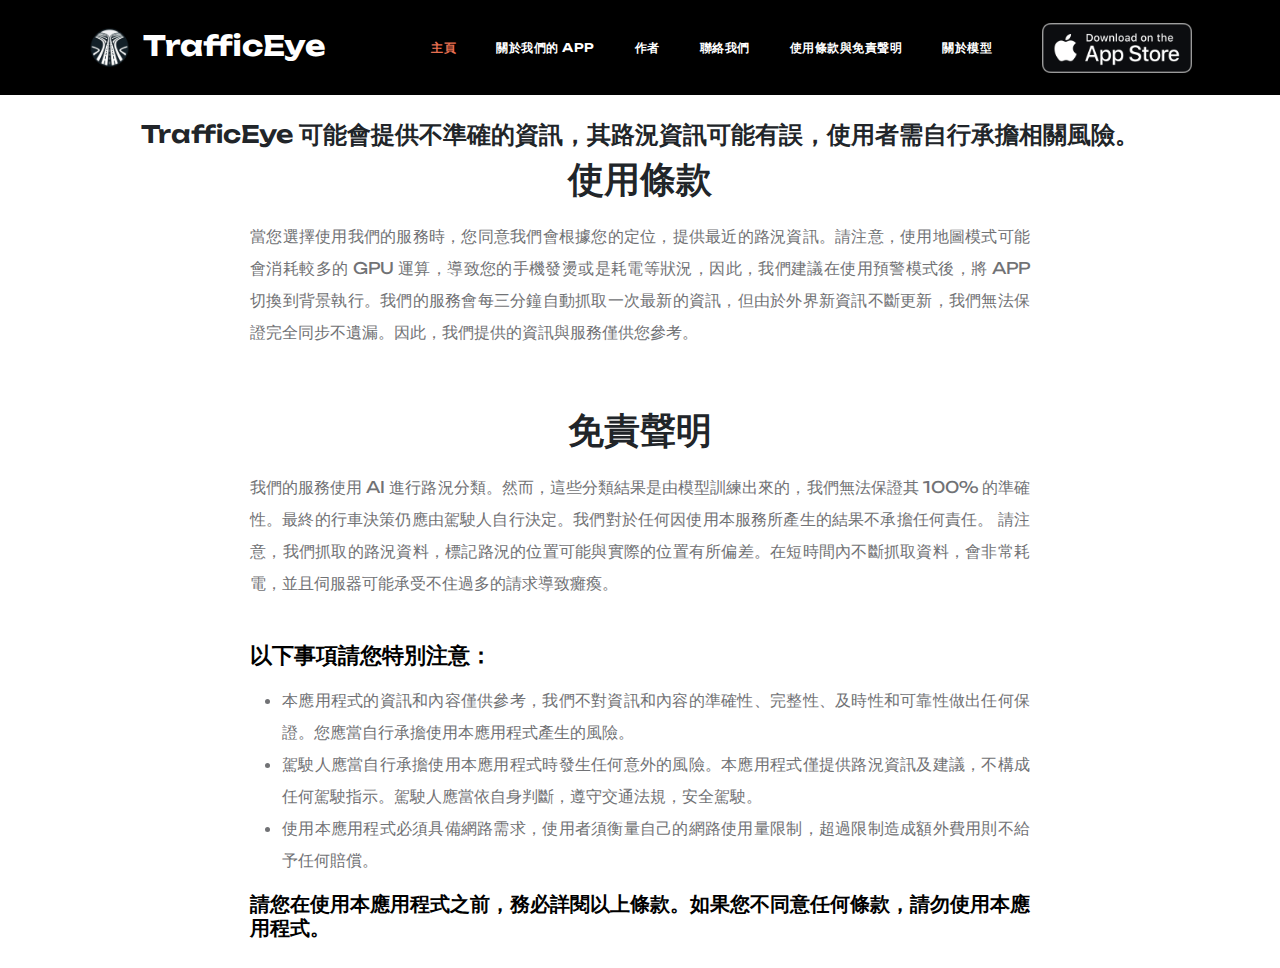
<file: TrafficEyePage/disclaimer.html>
<!DOCTYPE html>
<html lang="en">
<head>
    <meta charset="UTF-8">
    <meta name="viewport" content="width=device-width, initial-scale=1.0">
    <meta name="keywords" content="TrafficEye">
    <meta name="description" content="TrafficEye 使用條款與免責聲明">
    <meta name="author" content="YEN HUNG CHENG">
    <title>使用條款與免責聲明</title>
    <!-- CSS FILES -->        

    
    <!-- CSS FILES -->
    <link rel="preconnect" href="https://fonts.googleapis.com">
        
    <link rel="preconnect" href="https://fonts.gstatic.com" crossorigin>

    <link href="https://fonts.googleapis.com/css2?family=Unbounded:wght@300;400;600;700&display=swap" rel="stylesheet">

    <link href="css/bootstrap.min.css" rel="stylesheet">

    <link href="css/bootstrap-icons.css" rel="stylesheet">

    <link href="css/templatemo-ebook-landing.css" rel="stylesheet">

    <style>
        /* 將 navbar 的背景顏色設置為黑色 */
        .navbar {
            background-color: black;
        }
    </style>
    <!--
    TemplateMo 588 ebook landing
    https://templatemo.com/tm-588-ebook-landing
    -->
</head>
<body>
    <nav class="navbar navbar-expand-lg">
        <div class="container">
            <a class="navbar-brand" href="index.html">
                <!-- 使用 images 中的圖片，並且圖示大小為 55 x 55-->
                <img src="images/TrafficEyeLogo.png" width="55" height="55">

                <span>TrafficEye</span>
            </a>

            <button class="navbar-toggler" type="button" data-bs-toggle="collapse" data-bs-target="#navbarNav" aria-controls="navbarNav" aria-expanded="false" aria-label="Toggle navigation">
                <span class="navbar-toggler-icon"></span>
            </button>

            <div class="collapse navbar-collapse" id="navbarNav">
                <ul class="navbar-nav ms-lg-auto me-lg-4">
                    <li class="nav-item">
                        <a class="nav-link click-scroll" href="index.html">主頁</a>
                    </li>

                    <li class="nav-item">
                        <a class="nav-link click-scroll" href="index.html#section_2">關於我們的 APP</a>
                    </li>

                    <li class="nav-item">
                        <a class="nav-link click-scroll" href="index.html#section_3">作者</a>
                    </li>

                    <li class="nav-item">
                        <a class="nav-link click-scroll" href="index.html#section_5">聯絡我們</a>
                    </li>

                    <li class="nav-item">
                        <a class="nav-link" href="disclaimer.html">使用條款與免責聲明</a>
                    </li>

                    <li class="nav-item">
                        <a class="nav-link" href="model.html">關於模型</a>
                    </li>
                </ul>

                <div>
                    <button onclick="window.open('https://apps.apple.com/app/trafficeye/id6502172162');" style="background: none; border: none; cursor: pointer;">
                        <img src="images/AppleStore.png" alt="Apple Store" style="width: 150px; height: 50px;">
                    </button>
                </div>
            </div>
        </div>
    </nav>


    <br><br><br><br><br>
    <div class="termsofuse"></div>
        <h4 class="text-center text-dark font-weight-bold">TrafficEye 可能會提供不準確的資訊，其路況資訊可能有誤，使用者需自行承擔相關風險。</h4>
        <h2 class="text-center text-dark font-weight-bold">使用條款</h2>
        <!-- Your content goes here -->
        <div style="text-align: center;">
            <div style="max-width: 800px; margin: 10px auto; text-align: justify; padding: 10px; line-height: 2.0;">
                <p>當您選擇使用我們的服務時，您同意我們會根據您的定位，提供最近的路況資訊。請注意，使用地圖模式可能會消耗較多的 GPU 運算，導致您的手機發燙或是耗電等狀況，因此，我們建議在使用預警模式後，將 APP 切換到背景執行。我們的服務會每三分鐘自動抓取一次最新的資訊，但由於外界新資訊不斷更新，我們無法保證完全同步不遺漏。因此，我們提供的資訊與服務僅供您參考。</p>
            </div>
        </div>
    </div>
    <div class="disclaimer"></div>
    <br>
        <h2 class="text-center text-dark font-weight-bold">免責聲明</h2>
        <!-- Your content goes here -->
        <div style="text-align: center;">
            <div style="max-width: 800px; margin: 10px auto; text-align: justify; padding: 10px; line-height: 2.0;">
                <p>我們的服務使用 AI 進行路況分類。然而，這些分類結果是由模型訓練出來的，我們無法保證其 100% 的準確性。最終的行車決策仍應由駕駛人自行決定。我們對於任何因使用本服務所產生的結果不承擔任何責任。

                    請注意，我們抓取的路況資料，標記路況的位置可能與實際的位置有所偏差。在短時間內不斷抓取資料，會非常耗電，並且伺服器可能承受不住過多的請求導致癱瘓。
                </p>
                <h5>
                    <br>
                    <b>
                        以下事項請您特別注意：
                    </b>
                    <br>
                </h5>
                <p>
                    <ul>
                        <li>本應用程式的資訊和內容僅供參考，我們不對資訊和內容的準確性、完整性、及時性和可靠性做出任何保證。您應當自行承擔使用本應用程式產生的風險。</li>
                        <li>駕駛人應當自行承擔使用本應用程式時發生任何意外的風險。本應用程式僅提供路況資訊及建議，不構成任何駕駛指示。駕駛人應當依自身判斷，遵守交通法規，安全駕駛。</li>
                        <li>使用本應用程式必須具備網路需求，使用者須衡量自己的網路使用量限制，超過限制造成額外費用則不給予任何賠償。</li>
                    </ul>
                </p>
                <h6 style="color: black;">
                    <b>
                        請您在使用本應用程式之前，務必詳閱以上條款。如果您不同意任何條款，請勿使用本應用程式。                    </b>
                </h6>
                
            </div>
        </div>
    </div>

    <!-- JAVASCRIPT FILES -->
    <script src="js/jquery.min.js"></script>
    <script src="js/bootstrap.bundle.min.js"></script>
    <script src="js/jquery.sticky.js"></script>
    <script src="js/click-scroll.js"></script>
    <script src="js/custom.js"></script>

</body>
</html>
</file>
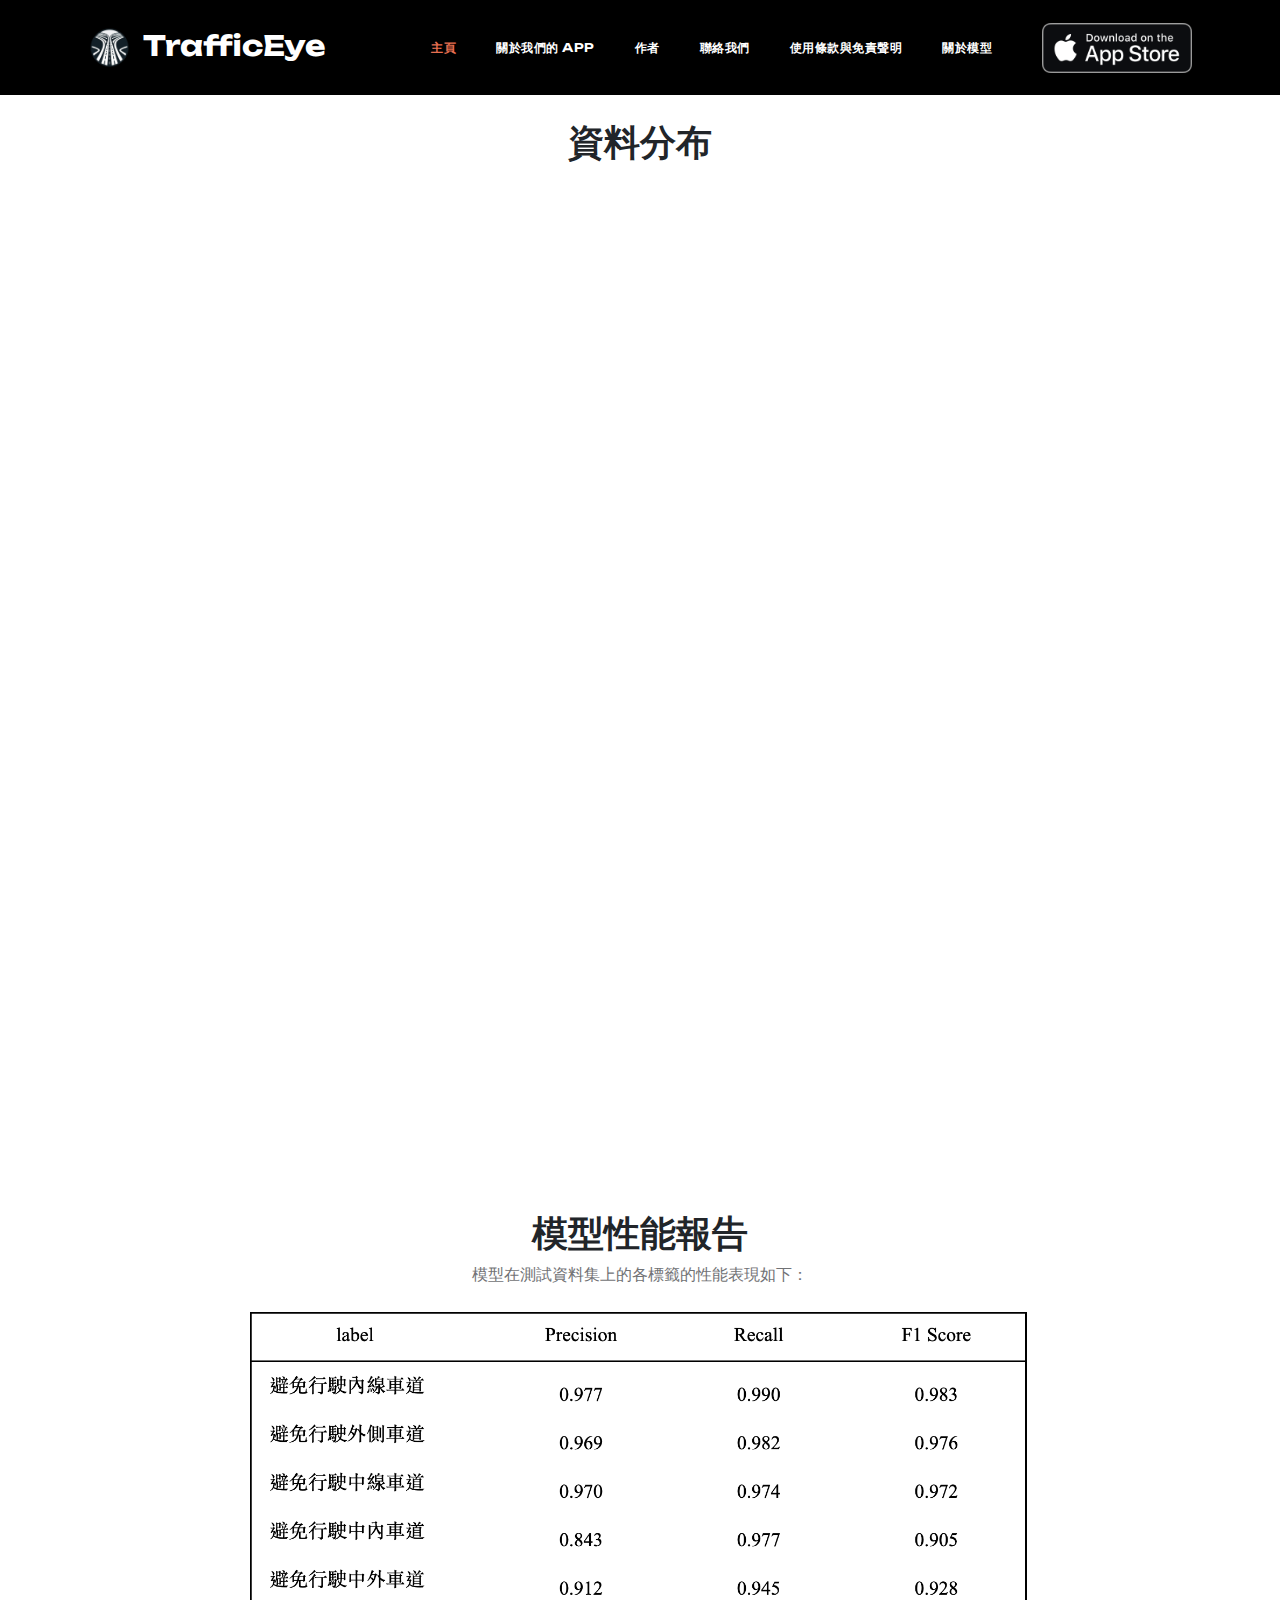
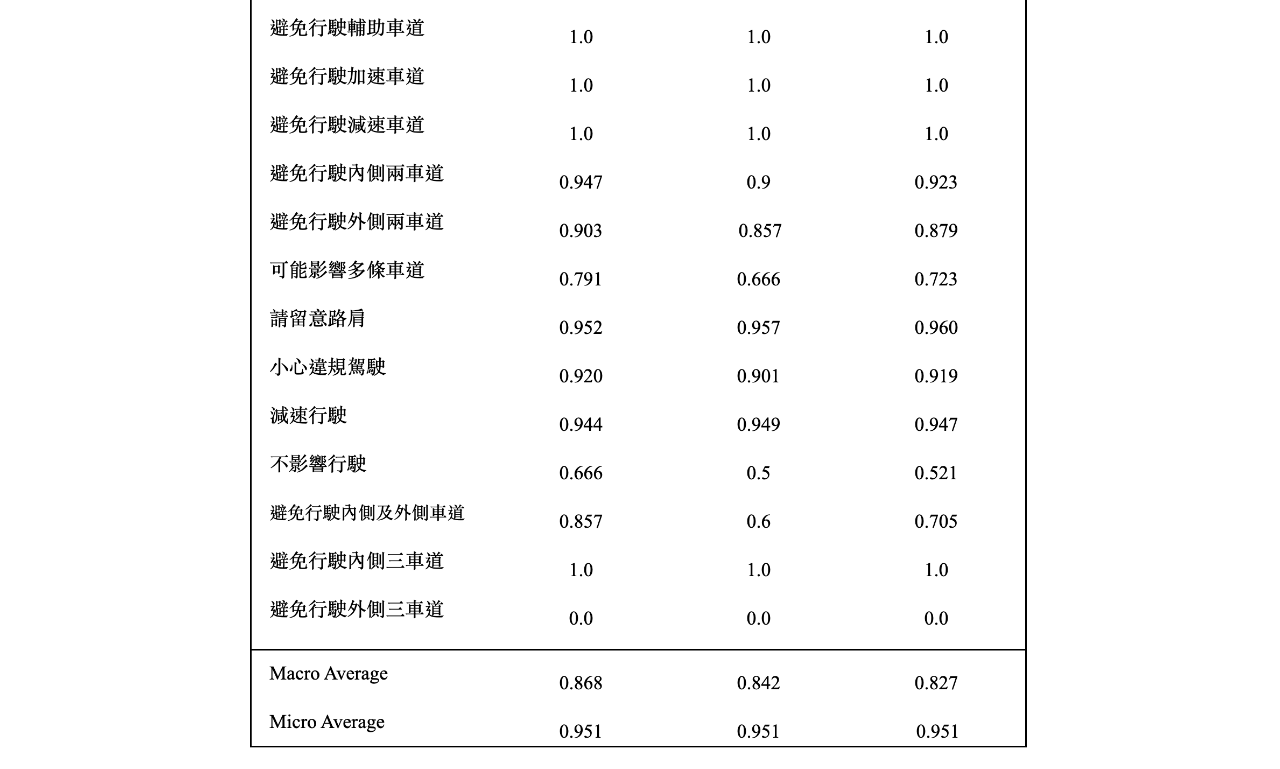
<file: TrafficEyePage/model.html>
<!DOCTYPE html>
<html lang="en">
<head>
    <meta charset="UTF-8">
    <meta name="viewport" content="width=device-width, initial-scale=1.0">
    <meta name="keywords" content="TrafficEye">
    <meta name="description" content="TrafficEye BERT模型資料集分布與模型性能報告">
    <meta name="author" content="YEN HUNG CHENG">
    <title>BERT模型資料集分布與模型性能報告</title>
    <!-- CSS FILES -->        

    
    <!-- CSS FILES -->
    <link rel="preconnect" href="https://fonts.googleapis.com">
        
    <link rel="preconnect" href="https://fonts.gstatic.com" crossorigin>

    <link href="https://fonts.googleapis.com/css2?family=Unbounded:wght@300;400;600;700&display=swap" rel="stylesheet">

    <link href="css/bootstrap.min.css" rel="stylesheet">

    <link href="css/bootstrap-icons.css" rel="stylesheet">

    <link href="css/templatemo-ebook-landing.css" rel="stylesheet">

    <style>
        /* 將 navbar 的背景顏色設置為黑色 */
        .navbar {
            background-color: black;
        }
    </style>
    <!--
    TemplateMo 588 ebook landing
    https://templatemo.com/tm-588-ebook-landing
    -->
</head>
<body>
    <nav class="navbar navbar-expand-lg">
        <div class="container">
            <a class="navbar-brand" href="index.html">
                <!-- 使用 images 中的圖片，並且圖示大小為 55 x 55-->
                <img src="images/TrafficEyeLogo.png" width="55" height="55">

                <span>TrafficEye</span>
            </a>

            <button class="navbar-toggler" type="button" data-bs-toggle="collapse" data-bs-target="#navbarNav" aria-controls="navbarNav" aria-expanded="false" aria-label="Toggle navigation">
                <span class="navbar-toggler-icon"></span>
            </button>

            <div class="collapse navbar-collapse" id="navbarNav">
                <ul class="navbar-nav ms-lg-auto me-lg-4">
                    <li class="nav-item">
                        <a class="nav-link click-scroll" href="index.html">主頁</a>
                    </li>

                    <li class="nav-item">
                        <a class="nav-link click-scroll" href="index.html#section_2">關於我們的 APP</a>
                    </li>

                    <li class="nav-item">
                        <a class="nav-link click-scroll" href="index.html#section_3">作者</a>
                    </li>

                    <li class="nav-item">
                        <a class="nav-link click-scroll" href="index.html#section_5">聯絡我們</a>
                    </li>

                    <li class="nav-item">
                        <a class="nav-link" href="disclaimer.html">使用條款與免責聲明</a>
                    </li>

                    <li class="nav-item">
                        <a class="nav-link" href="model.html">關於模型</a>
                    </li>
                </ul>

                <div>
                    <button onclick="window.open('https://apps.apple.com/app/trafficeye/id6502172162');" style="background: none; border: none; cursor: pointer;">
                        <img src="images/AppleStore.png" alt="Apple Store" style="width: 150px; height: 50px;">
                    </button>
                </div>
            </div>
        </div>
    </nav>


    <br><br><br><br><br>
    <div class="termsofuse"></div>
        <h2 class="text-center text-dark font-weight-bold">資料分布</h2>
        <!-- Your content goes here -->
        <div style="text-align: center;">
            <div style="max-width: 800px; margin: 10px auto; text-align: center; padding: 10px; line-height: 2.0;">
                <iframe width="779" height="482" seamless frameborder="0" scrolling="no" src="https://docs.google.com/spreadsheets/d/e/2PACX-1vRgLrZ3lED8F7YHrckBDQeZ0-hw6wvEBe9iCqg68qfYtPUkk3OSh8lWeNM_fz9a_3k0XPZdEUvgmT67/pubchart?oid=1745697913&amp;format=interactive"></iframe>
                <iframe width="779" height="482" seamless frameborder="0" scrolling="no" src="https://docs.google.com/spreadsheets/d/e/2PACX-1vRgLrZ3lED8F7YHrckBDQeZ0-hw6wvEBe9iCqg68qfYtPUkk3OSh8lWeNM_fz9a_3k0XPZdEUvgmT67/pubchart?oid=2110943694&amp;format=interactive"></iframe>
            </div>
        </div>
    </div>
    <div class="disclaimer"></div>
    <br>
        <h2 class="text-center text-dark font-weight-bold">模型性能報告</h2>
        <!-- Your content goes here -->
        <div style="text-align: center;">
            <p>
                模型在測試資料集上的各標籤的性能表現如下：
            </p>
            <div style="max-width: 800px; margin: 10px auto; text-align: justify; padding: 10px; line-height: 2.0;">                
                <img src="images/Final_BERT.png" alt="ROC" style="width: 100%; height: auto;">
                
            </div>
        </div>
    </div>

    <!-- JAVASCRIPT FILES -->
    <script src="js/jquery.min.js"></script>
    <script src="js/bootstrap.bundle.min.js"></script>
    <script src="js/jquery.sticky.js"></script>
    <script src="js/click-scroll.js"></script>
    <script src="js/custom.js"></script>

</body>
</html>
</file>
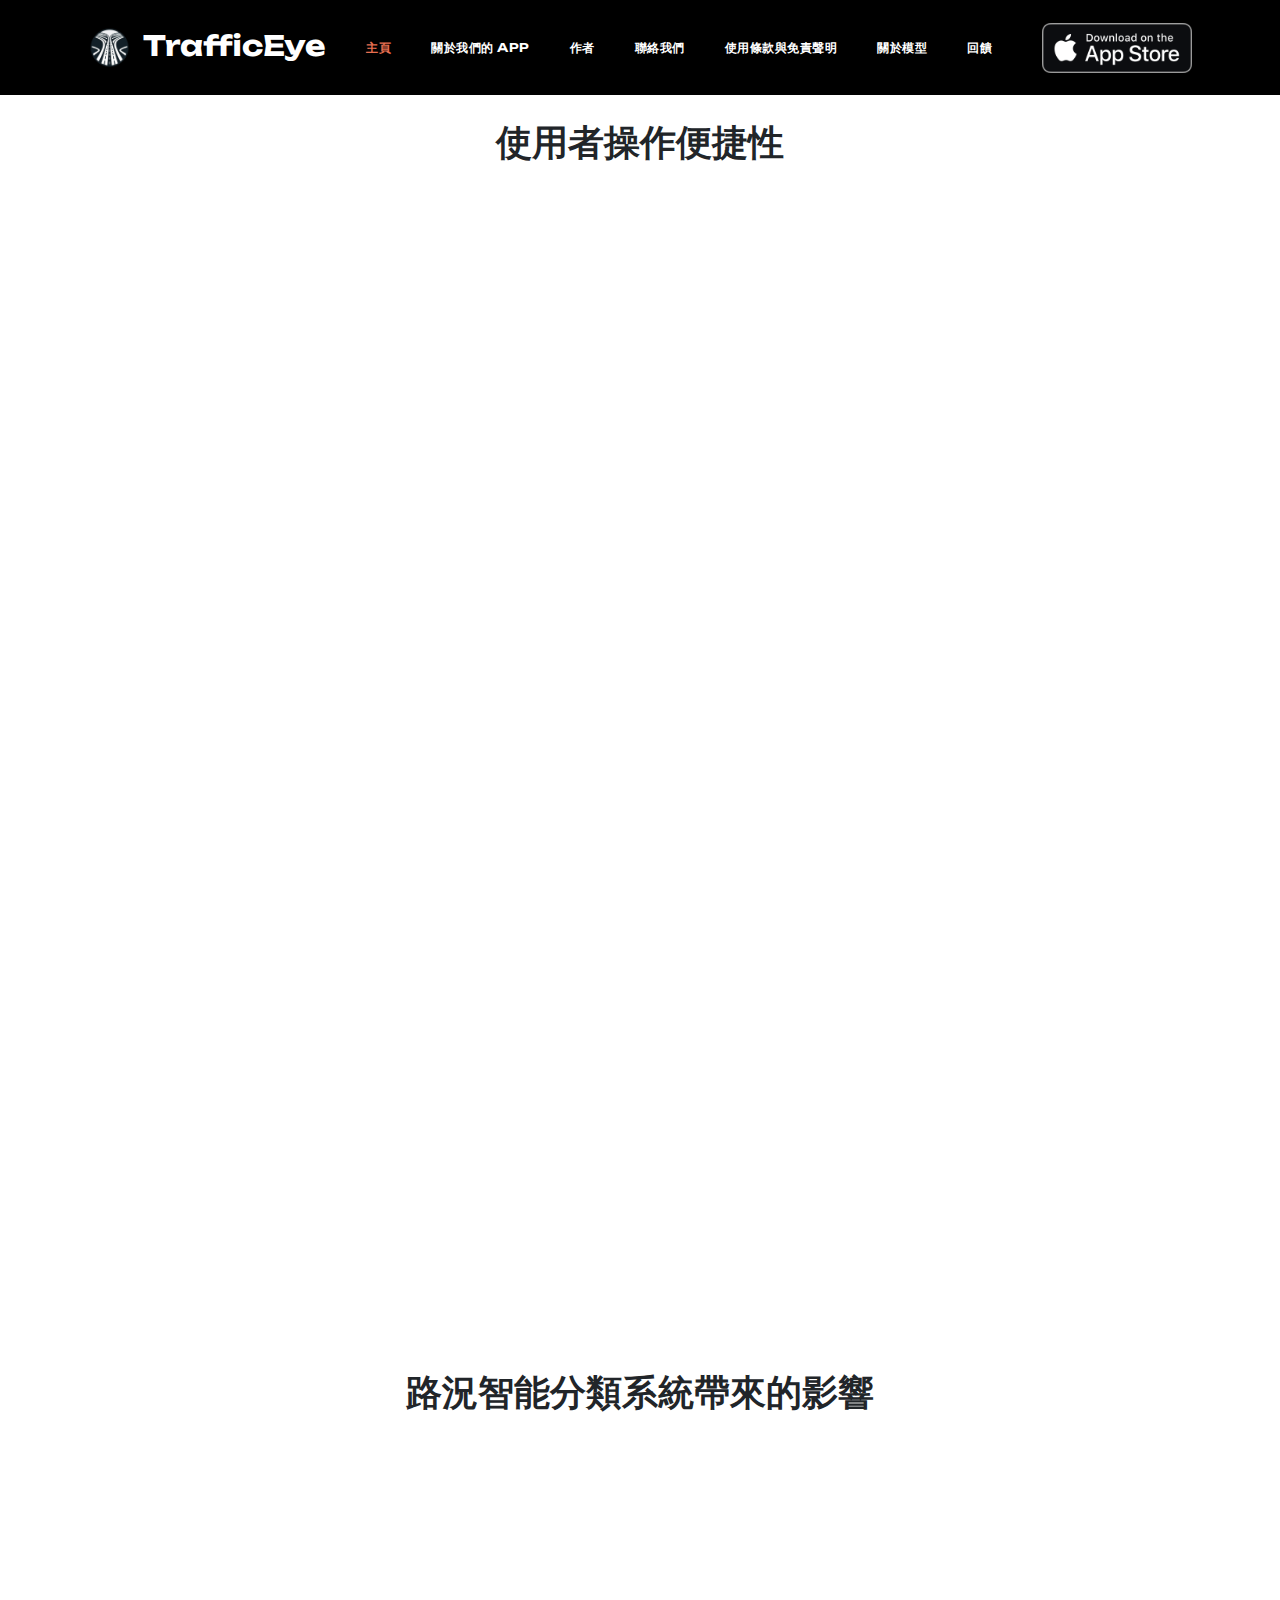
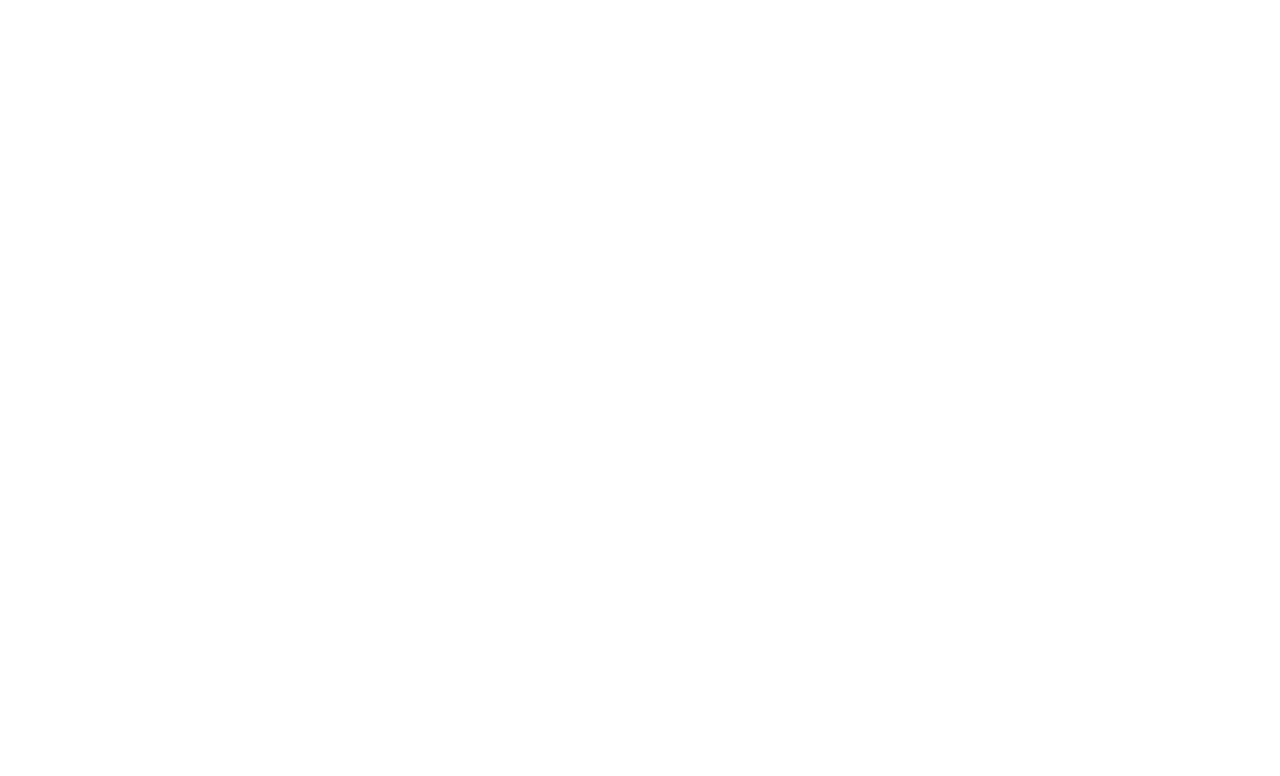
<file: TrafficEyePage/survey.html>
<!DOCTYPE html>
<html lang="en">
<head>
    <meta charset="UTF-8">
    <meta name="viewport" content="width=device-width, initial-scale=1.0">
    <meta name="keywords" content="TrafficEye">
    <meta name="description" content="TrafficEye BERT模型資料集分布與模型性能報告">
    <meta name="author" content="YEN HUNG CHENG">
    <title>BERT模型資料集分布與模型性能報告</title>
    <!-- CSS FILES -->        

    
    <!-- CSS FILES -->
    <link rel="preconnect" href="https://fonts.googleapis.com">
        
    <link rel="preconnect" href="https://fonts.gstatic.com" crossorigin>

    <link href="https://fonts.googleapis.com/css2?family=Unbounded:wght@300;400;600;700&display=swap" rel="stylesheet">

    <link href="css/bootstrap.min.css" rel="stylesheet">

    <link href="css/bootstrap-icons.css" rel="stylesheet">

    <link href="css/templatemo-ebook-landing.css" rel="stylesheet">

    <style>
        /* 將 navbar 的背景顏色設置為黑色 */
        .navbar {
            background-color: black;
        }
    </style>
    <!--
    TemplateMo 588 ebook landing
    https://templatemo.com/tm-588-ebook-landing
    -->
</head>
<body>
    <nav class="navbar navbar-expand-lg">
        <div class="container">
            <a class="navbar-brand" href="index.html">
                <!-- 使用 images 中的圖片，並且圖示大小為 55 x 55-->
                <img src="images/TrafficEyeLogo.png" width="55" height="55">

                <span>TrafficEye</span>
            </a>

            <button class="navbar-toggler" type="button" data-bs-toggle="collapse" data-bs-target="#navbarNav" aria-controls="navbarNav" aria-expanded="false" aria-label="Toggle navigation">
                <span class="navbar-toggler-icon"></span>
            </button>

            <div class="collapse navbar-collapse" id="navbarNav">
                <ul class="navbar-nav ms-lg-auto me-lg-4">
                    <li class="nav-item">
                        <a class="nav-link click-scroll" href="index.html">主頁</a>
                    </li>

                    <li class="nav-item">
                        <a class="nav-link click-scroll" href="index.html#section_2">關於我們的 APP</a>
                    </li>

                    <li class="nav-item">
                        <a class="nav-link click-scroll" href="index.html#section_3">作者</a>
                    </li>

                    <li class="nav-item">
                        <a class="nav-link click-scroll" href="index.html#section_5">聯絡我們</a>
                    </li>

                    <li class="nav-item">
                        <a class="nav-link" href="disclaimer.html">使用條款與免責聲明</a>
                    </li>

                    <li class="nav-item">
                        <a class="nav-link" href="model.html">關於模型</a>
                    </li>

                    <li class="nav-item">
                        <a class="nav-link" href="survey.html">回饋</a>
                    </li>
                </ul>

                <div>
                    <button onclick="window.open('https://apps.apple.com/app/trafficeye/id6502172162');" style="background: none; border: none; cursor: pointer;">
                        <img src="images/AppleStore.png" alt="Apple Store" style="width: 150px; height: 50px;">
                    </button>
                </div>
            </div>
        </div>
    </nav>


    <br><br><br><br><br>
    <div class="termsofuse"></div>
        <h2 class="text-center text-dark font-weight-bold">使用者操作便捷性</h2>
        <!-- Your content goes here -->
        <div style="text-align: center;">
            <div style="max-width: 800px; margin: 10px auto; text-align: center; padding: 10px; line-height: 2.0;">
                <iframe width="600" height="371" seamless frameborder="0" scrolling="no" src="https://docs.google.com/spreadsheets/d/e/2PACX-1vQ8ouYqN8FU-g83jiijE6o4vNxHkJFp5m6Ed8RRz80-G8zvp67QZmP0ckyfBwpdZn6pZhWI3_f7eOZE/pubchart?oid=537861521&amp;format=interactive"></iframe>
                <iframe width="600" height="371" seamless frameborder="0" scrolling="no" src="https://docs.google.com/spreadsheets/d/e/2PACX-1vQ8ouYqN8FU-g83jiijE6o4vNxHkJFp5m6Ed8RRz80-G8zvp67QZmP0ckyfBwpdZn6pZhWI3_f7eOZE/pubchart?oid=1065453716&amp;format=interactive"></iframe>
                <iframe width="600" height="371" seamless frameborder="0" scrolling="no" src="https://docs.google.com/spreadsheets/d/e/2PACX-1vQ8ouYqN8FU-g83jiijE6o4vNxHkJFp5m6Ed8RRz80-G8zvp67QZmP0ckyfBwpdZn6pZhWI3_f7eOZE/pubchart?oid=966332764&amp;format=interactive"></iframe>

            </div>
        </div>
    </div>
    <div class="disclaimer"></div>
    <br>
        <h2 class="text-center text-dark font-weight-bold">路況智能分類系統帶來的影響</h2>
        <!-- Your content goes here -->
        <div style="text-align: center;">
            <div style="max-width: 800px; margin: 10px auto; text-align: justify; padding: 10px; line-height: 2.0;">                
            </div>
        </div>
        <div style="text-align: center;">
            <div style="max-width: 800px; margin: 10px auto; text-align: center; padding: 10px; line-height: 2.0;">
                <iframe width="600" height="430" seamless frameborder="0" scrolling="no" src="https://docs.google.com/spreadsheets/d/e/2PACX-1vQ8ouYqN8FU-g83jiijE6o4vNxHkJFp5m6Ed8RRz80-G8zvp67QZmP0ckyfBwpdZn6pZhWI3_f7eOZE/pubchart?oid=1955587140&amp;format=interactive"></iframe>
                <iframe width="600" height="443" seamless frameborder="0" scrolling="no" src="https://docs.google.com/spreadsheets/d/e/2PACX-1vQ8ouYqN8FU-g83jiijE6o4vNxHkJFp5m6Ed8RRz80-G8zvp67QZmP0ckyfBwpdZn6pZhWI3_f7eOZE/pubchart?oid=1695690934&amp;format=interactive"></iframe>
            </div>
        </div>

    

    </div>

    <!-- JAVASCRIPT FILES -->
    <script src="js/jquery.min.js"></script>
    <script src="js/bootstrap.bundle.min.js"></script>
    <script src="js/jquery.sticky.js"></script>
    <script src="js/click-scroll.js"></script>
    <script src="js/custom.js"></script>

</body>
</html>
</file>
<file: TrafficEyePage/css/templatemo-ebook-landing.css>
/*

TemplateMo 588 ebook landing

https://templatemo.com/tm-588-ebook-landing

*/

/*---------------------------------------
  CUSTOM PROPERTIES ( VARIABLES )             
-----------------------------------------*/
:root {
  --white-color:                  #ffffff;
  --primary-color:                #E76F51;
  --secondary-color:              #E9C46A;
  --section-bg-color:             #f0f8ff;
  --custom-btn-bg-color:          #F4A261;
  --custom-btn-bg-hover-color:    #E76F51;
  --dark-color:                   #000000;
  --p-color:                      #717275;
  --link-hover-color:             #E76F51;

  --body-font-family:             'Unbounded', sans-serif;

  --h1-font-size:                 42px;
  --h2-font-size:                 36px;
  --h3-font-size:                 28px;
  --h4-font-size:                 24px;
  --h5-font-size:                 22px;
  --h6-font-size:                 20px;
  --p-font-size:                  16px;
  --menu-font-size:               12px;
  --btn-font-size:                14px;
  --copyright-font-size:          14px;

  --border-radius-large:          100px;
  --border-radius-medium:         20px;
  --border-radius-small:          10px;

  --font-weight-light:            300;
  --font-weight-normal:           400;
  --font-weight-semibold:         600;
  --font-weight-bold:             700;
}

body {
  background-color: var(--white-color);
  font-family: var(--body-font-family); 
}


/*---------------------------------------
  TYPOGRAPHY               
-----------------------------------------*/

h2,
h3,
h4,
h5,
h6 {
  color: var(--dark-color);
}

h1,
h2,
h3,
h4,
h5,
h6 {
  font-weight: var(--font-weight-semibold);
}

h1 {
  font-size: var(--h1-font-size);
  font-weight: var(--font-weight-bold);
}

h2 {
  font-size: var(--h2-font-size);
  font-weight: var(--font-weight-bold);
}

h3 {
  font-size: var(--h3-font-size);
}

h4 {
  font-size: var(--h4-font-size);
}

h5 {
  font-size: var(--h5-font-size);
}

h6 {
  color: var(--secondary-color);
  font-size: var(--h6-font-size);
}

p {
  color: var(--p-color);
  font-size: var(--p-font-size);
  font-weight: var(--font-weight-normal);
}

ul li {
  color: var(--p-color);
  font-size: var(--p-font-size);
  font-weight: var(--font-weight-normal);
}

a, 
button {
  touch-action: manipulation;
  transition: all 0.3s;
}

a {
  display: inline-block;
  color: var(--primary-color);
  text-decoration: none;
}

a:hover {
  color: var(--link-hover-color);
}

b,
strong {
  font-weight: var(--font-weight-bold);
}


/*---------------------------------------
  SECTION               
-----------------------------------------*/
.section-padding {
  padding-top: 100px;
  padding-bottom: 100px;
}

::selection {
  background-color: var(--secondary-color);
  color: var(--white-color);
}


/*---------------------------------------
  AVATAR IMAGE               
-----------------------------------------*/
.avatar-image {
  border: 4px solid var(--white-color);
  border-radius: 100px;
  width: 60px;
  height: 60px;
  object-fit: cover;
}

.avatar-image-left {
  position: relative;
  left: -10px;
}

.avatar-image-left + .avatar-image-left {
  left: -20px;
}

.avatar-image-left + .avatar-image-left + .avatar-image-left {
  left: -30px;
}

.avatar-image-left + .avatar-image-left + .avatar-image-left + .avatar-image-left {
  left: -40px;
}

.avatar-group,
.reviews-group {
  position: relative;
  z-index: 22;
}

.reviews-group {
  display: inline-block;
  vertical-align: top;
}

.reviews-group strong {
  font-size: var(--h3-font-size);
  margin-right: 10px;
}


/*---------------------------------------
  CUSTOM LINK              
-----------------------------------------*/
.link {
  cursor: pointer;
  position: relative;
  white-space: nowrap;
  color: var(--white-color);
}

.link::before,
.link::after {
  position: absolute;
  width: 100%;
  height: 1px;
  background: currentColor;
  top: 100%;
  left: 0;
  pointer-events: none;
}

.link::before {
  content: '';
}

.link--kale::before {
  height: 10px;
  top: 100%;
  opacity: 0;
}

.link--kale:hover::before {
  opacity: 1;
  animation: lineUp 0.3s ease forwards;
}

@keyframes lineUp {
    0% {
      transform-origin: 50% 100%;
      transform: scale3d(1, 0.045, 1);
    }

    50% {
      transform-origin: 50% 100%;
      transform: scale3d(1, 1, 1);
    }

    51% {
      transform-origin: 50% 0%;
      transform: scale3d(1, 1, 1);
    }

    100% {
      transform-origin: 50% 0%;
      transform: scale3d(1, 0.045, 1);
    }
}

.link--kale::after {
    content: '';
    transition: opacity 0.3s;
    opacity: 0;
    transition-delay: 0s;
}

.link--kale:hover::after {
    opacity: 1;
    transition-delay: 0.3s;
}


/*---------------------------------------
  CUSTOM BUTTON               
-----------------------------------------*/
.custom-btn {
  background: var(--custom-btn-bg-color);
  border: 2px solid transparent;
  border-radius: var(--border-radius-large);
  color: var(--white-color);
  font-size: var(--btn-font-size);
  font-weight: var(--font-weight-semibold);
  line-height: normal;
  transition: all 0.3s;
  padding: 10px 20px;
}

.custom-btn:hover {
  background: var(--custom-btn-bg-hover-color);
  color: var(--white-color);
}

.custom-border-btn {
  background: transparent;
  border: 2px solid var(--custom-btn-bg-color);
  color: var(--custom-btn-bg-color);
}

.custom-border-btn:hover {
  background: var(--custom-btn-bg-color);
  border-color: transparent;
  color: var(--white-color);
}

.custom-btn-bg-white {
  border-color: var(--white-color);
  color: var(--white-color);
}

.btn-naira {
  padding: 0;
  position: relative;
  z-index: 1;
  overflow: hidden;
  -webkit-backface-visibility: hidden;
  -webkit-transition: background-color 0.3s;
  transition: background-color 0.3s;
}

.btn-naira::before {
  content: '';
  position: absolute;
  left: -50%;
  width: 200%;
  height: 200%;
  background: var(--primary-color);
  top: -50%;
  z-index: -1;
  -webkit-transform: translate3d(0, -100%, 0) rotate3d(0, 0, 1, -10deg);
  transform: translate3d(0, -100%, 0) rotate3d(0, 0, 1, -10deg);
}

.btn-naira.btn-inverted::before {
  background: var(--primary-color);
}

.btn-naira > span {
  display: block;
  vertical-align: middle;
}

.btn-naira .btn-icon {
  position: absolute;
  top: 0;
  width: 100%;
  left: 0;
  color: var(--white-color);
  -webkit-transform: translate3d(0, -100%, 0);
  transform: translate3d(0, -100%, 0);
}

.btn-naira > span,
.btn-naira .btn-icon {
  padding: 10px 20px;
  -webkit-transition: -webkit-transform 0.3s;
  transition: transform 0.3s;
  -webkit-transition-timing-function: cubic-bezier(0.75, 0, 0.125, 1);
  transition-timing-function: cubic-bezier(0.75, 0, 0.125, 1);
}

.btn-naira:hover::before {
  -webkit-animation: anim-naira-1 0.3s forwards ease-in;
  animation: anim-naira-1 0.3s forwards ease-in;
}

@-webkit-keyframes anim-naira-1 {
  50% {
    -webkit-transform: translate3d(0, -50%, 0) rotate3d(0, 0, 1, -10deg);
    transform: translate3d(0, -50%, 0) rotate3d(0, 0, 1, -10deg);
    -webkit-animation-timing-function: ease-out;
    animation-timing-function: ease-out;
  }
  100% {
    -webkit-transform: translate3d(0, 0%, 0) rotate3d(0, 0, 1, 0deg);
    transform: translate3d(0, 0%, 0) rotate3d(0, 0, 1, 0deg);
  }
}

@keyframes anim-naira-1 {
  50% {
    -webkit-transform: translate3d(0, -50%, 0) rotate3d(0, 0, 1, -10deg);
    transform: translate3d(0, -50%, 0) rotate3d(0, 0, 1, -10deg);
    -webkit-animation-timing-function: ease-out;
    animation-timing-function: ease-out;
  }
  100% {
    -webkit-transform: translate3d(0, 0%, 0) rotate3d(0, 0, 1, 0deg);
    transform: translate3d(0, 0%, 0) rotate3d(0, 0, 1, 0deg);
  }
}

.btn-naira:hover {
  background-color: var(--primary-color);
  -webkit-transition: background-color 0s 0.3s;
  transition: background-color 0s 0.3s;
}

.btn-naira.btn-inverted:hover {
  background-color: var(--primary-color);
}

.btn-naira:hover .btn-icon {
  -webkit-transform: translate3d(0, 0, 0);
  transform: translate3d(0, 0, 0);
}

.btn-naira:hover > span {
  opacity: 0;
  -webkit-transform: translate3d(0, 100%, 0);
  transform: translate3d(0, 100%, 0);
}


/*---------------------------------------
  NAVIGATION              
-----------------------------------------*/
.sticky-wrapper {
  position: absolute;
  top: 0;
  right: 0;
  left: 0;
}

.sticky-wrapper.is-sticky .navbar {
  background-color: rgba(0, 0, 0, 0.85);
}

.navbar {
  background: transparent;
  z-index: 99;
  padding-top: 15px;
  padding-bottom: 15px;
}

.navbar-brand,
.navbar-brand:hover {
  font-size: var(--h3-font-size);
  font-weight: var(--font-weight-bold);
  display: block;
  color: var(--white-color);
}

.navbar-brand-icon {
  background: var(--secondary-color);
  border-radius: var(--border-radius-large);
  display: inline-block;
  vertical-align: top;
  color: var(--white-color);
  font-size: var(--h6-font-size);
  width: 40px;
  height: 40px;
  line-height: 40px;
  text-align: center;
  position: relative;
}

.navbar-brand-icon::after {
  content: "";
  position: absolute;
  z-index: -1;
  top: 10px;
  right: -5px;
  width: 0;
  height: 0;
  border-style: solid;
  border-width: 0 0 20px 20px;
  border-color: transparent transparent var(--secondary-color) transparent;
  pointer-events: none;
  transform: rotate(65deg);
}

.navbar-expand-lg .navbar-nav .nav-link {
  border-radius: var(--border-radius-large);
  margin: 10px;
  padding: 10px;
}

.navbar-nav .nav-link {
  display: inline-block;
  color: var(--white-color);
  font-size: var(--menu-font-size);
  font-weight: var(--font-weight-semibold);
  letter-spacing: 0.5px;
  position: relative;
  padding-top: 15px;
  padding-bottom: 15px;
}

.navbar-nav .nav-link.active, 
.navbar-nav .nav-link:hover {
  color: var(--primary-color);
}

.navbar-toggler {
  border: 0;
  padding: 0;
  cursor: pointer;
  margin: 0;
  width: 30px;
  height: 35px;
  outline: none;
}

.navbar-toggler:focus {
  outline: none;
  box-shadow: none;
}

.navbar-toggler[aria-expanded="true"] .navbar-toggler-icon {
  background: transparent;
}

.navbar-toggler[aria-expanded="true"] .navbar-toggler-icon:before,
.navbar-toggler[aria-expanded="true"] .navbar-toggler-icon:after {
  transition: top 300ms 50ms ease, -webkit-transform 300ms 350ms ease;
  transition: top 300ms 50ms ease, transform 300ms 350ms ease;
  transition: top 300ms 50ms ease, transform 300ms 350ms ease, -webkit-transform 300ms 350ms ease;
  top: 0;
}

.navbar-toggler[aria-expanded="true"] .navbar-toggler-icon:before {
  transform: rotate(45deg);
}

.navbar-toggler[aria-expanded="true"] .navbar-toggler-icon:after {
  transform: rotate(-45deg);
}

.navbar-toggler .navbar-toggler-icon {
  background: var(--white-color);
  transition: background 10ms 300ms ease;
  display: block;
  width: 30px;
  height: 2px;
  position: relative;
}

.navbar-toggler .navbar-toggler-icon:before,
.navbar-toggler .navbar-toggler-icon:after {
  transition: top 300ms 350ms ease, -webkit-transform 300ms 50ms ease;
  transition: top 300ms 350ms ease, transform 300ms 50ms ease;
  transition: top 300ms 350ms ease, transform 300ms 50ms ease, -webkit-transform 300ms 50ms ease;
  position: absolute;
  right: 0;
  left: 0;
  background: var(--white-color);
  width: 30px;
  height: 2px;
  content: '';
}

.navbar-toggler .navbar-toggler-icon::before {
  top: -8px;
}

.navbar-toggler .navbar-toggler-icon::after {
  top: 8px;
}


/*---------------------------------------
  HERO        
-----------------------------------------*/
.hero-section {
  background-image: url('../images/freeway.png');
  background-repeat: no-repeat;
  background-size: cover;
  background-position: center;
  position: relative;
  padding-top: 50px;
}

.hero-section::after {
  content: "";
  position: absolute;
  top: 0;
  right: 0;
  bottom: 0;
  left: 0;
  pointer-events: none;
  background-color: rgba(0, 0, 0, 0.45);
}

.hero-section .row {
  position: relative;
  z-index: 22;
  top: 100px;
}

.hero-image {
  position: relative;
  z-index: 2;
  bottom: 100px;
  display: block;
  margin: auto;
}

@media screen and (min-width: 991px) {
  .hero-section {
    height: calc(90vh - 88px);
    padding-top: 350px;
  }
}


/*---------------------------------------
  FEATURED              
-----------------------------------------*/
.featured-section {
  background-color: var(--custom-btn-bg-color);
  position: relative;
  padding-top: 50px;
  padding-bottom: 50px;
}

.featured-section::after {
  content: "";
  position: absolute;
  bottom: 0;
  right: 0;
  width: 0;
  height: 0;
  border-style: solid;
  border-width: 0 0 450px 450px;
  border-color: transparent transparent var(--white-color) transparent;
  pointer-events: none;
}


/*---------------------------------------
  CUSTOM BLOCK              
-----------------------------------------*/
.custom-block {
  background-image: url('../images/.jpg');
  background-repeat: no-repeat;
  background-size: cover;
  background-position: center;
  border-radius: var(--border-radius-medium);
  position: relative;
  overflow: hidden;
}

.custom-block::after {
  content: "";
  position: absolute;
  top: 0;
  right: 0;
  bottom: 0;
  left: 0;
  pointer-events: none;
  background-color: rgba(0, 0, 0, 0.45);
}

.custom-block .avatar-image {
  min-width: 60px;
  margin: auto;
  left: 0;
}

.custom-block .bi-star {
  color: var(--white-color);
}

.custom-block .bi-star-fill {
  color: var(--secondary-color);
}

.custom-block-image-wrap {
  background-color: rgba(231, 111, 81, 0.85);
  border-radius: 0 0 var(--border-radius-medium) var(--border-radius-medium);
  position: relative;
  z-index: 2;
  overflow: hidden;
  margin: auto;
  padding: 25px 45px;
}

.custom-block-info {
  position: relative;
  z-index: 2;
  padding: 30px;
}

.custom-block-info strong,
.custom-block-info p {
  color: var(--white-color);
}

.custom-block-info p {
  color: rgba(255, 255, 255, 0.9);
  line-height: 1.8;
}


/*---------------------------------------
  THE BOOK SECTION            
-----------------------------------------*/
.book-section-info {
  padding-top: 40px;
  padding-right: 40px;
  padding-left: 40px;
}

.nav-pills {
  border: 2px solid var(--primary-color);
  border-radius: var(--border-radius-medium);
  position: sticky;
  top: 120px;
  padding: 30px;
}

.nav-pills .nav-link {
  background: var(--section-bg-color);
  color: var(--p-color);
  border-radius: var(--border-radius-large);
  margin-top: 5px;
  margin-bottom: 10px;
  padding: 15px 30px;
}

.nav-pills .nav-link:hover,
.nav-pills .nav-link.active, 
.nav-pills .show>.nav-link {
  background: var(--primary-color);
  color: var(--white-color);
}

.scrollspy-example-2 {
  padding-right: 30px;
  padding-left: 30px;
}

.scrollspy-example-item {
  border-bottom: 5px dotted var(--p-color);
  min-height: 500px;
  padding-top: 20px;
  padding-bottom: 50px;
}

.scrollspy-example-item:last-child {
  border-bottom: 0;
}

.scrollspy-example-item-image {
  border-radius: var(--border-radius-medium);
}

.scrollspy-example-item h5 {
  padding-top: 30px;
  padding-bottom: 20px;
}

.blockquote {
  background: var(--section-bg-color);
  border-radius: var(--border-radius-small);
  font-size: var(--h5-font-size);
  font-weight: var(--font-weight-semibold);
  color: var(--site-footer-bg-color);
  margin-top: 30px;
  margin-bottom: 30px;
  padding: 80px 40px 40px 40px;
  text-align: center;
}

.blockquote::before {
  content: "“";
  color: var(--custom-btn-bg-color);
  font-size: 100px;
  line-height: 1rem;
  display: block;
}


/*---------------------------------------
  AUTHOR SECTION            
-----------------------------------------*/
.author-section {
  background-image: url('../images/circle-scatter-haikei.png');
  background-repeat: no-repeat;
  background-size: contain;
  background-position: left bottom;
  position: relative;
  margin-top: 50px;
}

.author-image {
  border: 10px solid var(--secondary-color);
  border-radius: 100%;
  display: block;
  margin: auto;
  width: 350px;
  height: 350px;
  object-fit: cover;
}


/*---------------------------------------
  DIVIDER SECTION               
-----------------------------------------*/
.divider-section {
  background-image: url('../images/wave-haikei.png');
  background-repeat: no-repeat;
  background-size: cover;
  background-position: center;
}


/*---------------------------------------
  CONTACT               
-----------------------------------------*/
.contact-section {
  background: var(--custom-btn-bg-color);
  position: relative;
  overflow: hidden;
}

.contact-section::before {
  content: "";
  position: absolute;
  top: 0;
  left: 0;
  width: 0;
  height: 0;
  border-style: solid;
  border-width: 450px 450px 0 0;
  border-color: var(--white-color) transparent transparent;
  pointer-events: none;
}

.contact-section .container {
  position: relative;
}

.contact-section p {
  color: var(--white-color);
  font-size: var(--h6-font-size);
}

.contact-link {
  color: var(--white-color);
}

.contact-section .copyright-text {
  font-size: var(--copyright-font-size);
}


/*---------------------------------------
  EBOOK DOWNLOAD FORM               
-----------------------------------------*/
.ebook-download-form {
  border-radius: var(--border-radius-medium);
  position: relative;
  z-index: 2;
  padding: 50px;
}


/*---------------------------------------
  CUSTOM FORM               
-----------------------------------------*/
.custom-form .form-control {
  border-radius: var(--border-radius-large);
  box-shadow: none;
  color: var(--p-color);
  padding-top: 13px;
  padding-bottom: 13px;
  padding-right: 40px;
  padding-left: 20px;
  outline: none;
}

.custom-form .form-control:focus,
.custom-form .form-control:hover {
  border-color: var(--primary-color);
}

.custom-form .form-control:focus + .input-group-text .custom-form-icon,
.custom-form .form-control:hover + .input-group-text .custom-form-icon {
  opacity: 1;
}

.custom-form .input-group-text {
  background: transparent;
  border: 0;
  border-radius: 0;
  position: absolute;
  top: 0;
  right: 0;
  bottom: 0;
  margin: 10px;
}

.custom-form-icon {
  position: relative;
  z-index: 22;
  opacity: 0;
  transition: opacity 0.3s ease;
}

.input-group:not(.has-validation)>.dropdown-toggle:nth-last-child(n+3), .input-group:not(.has-validation)>.form-floating:not(:last-child)>.form-control, .input-group:not(.has-validation)>.form-floating:not(:last-child)>.form-select, .input-group:not(.has-validation)>:not(:last-child):not(.dropdown-toggle):not(.dropdown-menu):not(.form-floating) {
  border-radius: var(--border-radius-large);
}

.custom-form button[type="submit"] {
  background: var(--custom-btn-bg-color);
  border: none;
  border-radius: var(--border-radius-large);
  color: var(--white-color);
  font-size: var(--p-font-size);
  font-weight: var(--font-weight-semibold);
  transition: all 0.3s;
  margin-bottom: 0;
}

.custom-form button[type="submit"]:hover,
.custom-form button[type="submit"]:focus {
  background: var(--custom-btn-bg-hover-color);
  border-color: transparent;
}


/*---------------------------------------
  SOCIAL ICON               
-----------------------------------------*/
.social-icon {
  margin: 0;
  padding: 0;
}

.social-icon-item {
  list-style: none;
  display: inline-block;
  vertical-align: top;
}

.social-icon-link {
  background: var(--secondary-color);
  border-radius: var(--border-radius-large);
  color: var(--white-color);
  font-size: var(--copyright-font-size);
  display: block;
  margin-right: 10px;
  text-align: center;
  width: 35px;
  height: 35px;
  line-height: 36px;
  transition: background 0.2s, color 0.2s;
}

.social-icon-link:hover {
  background: var(--primary-color);
  color: var(--white-color);
}


/*---------------------------------------
  RESPONSIVE STYLES               
-----------------------------------------*/
@media screen and (max-width: 991px) {
  h1 {
    font-size: 48px;
  }

  h2 {
    font-size: 36px;
  }

  h3 {
    font-size: 32px;
  }

  h4 {
    font-size: 28px;
  }

  h5 {
    font-size: 20px;
  }

  h6 {
    font-size: 18px;
  }

  .section-padding {
    padding-top: 50px;
    padding-bottom: 50px;
  }
  
  .navbar {
    background-color: rgba(0, 0, 0, 0.65);
  }

  .navbar-expand-lg .navbar-nav {
    padding-bottom: 20px;
  }

  .navbar-expand-lg .navbar-nav .nav-link {
    padding: 0;
  }

  .scrollspy-example-2 .scrollspy-example-item:first-child {
    padding-top: 0;
  }

  .scrollspy-example-item h5 {
    padding-bottom: 5px;
  }

  .book-section-info {
    padding-top: 20px;
    padding-right: 20px;
    padding-left: 20px;
  }

  .ebook-download-form {
    padding: 30px;
  }
}

@media screen and (max-width: 480px) {
  h1 {
    font-size: 36px;
  }

  h2 {
    font-size: 28px;
  }

  h3 {
    font-size: 26px;
  }

  h4 {
    font-size: 22px;
  }

  h5 {
    font-size: 20px;
  }

  .navbar-brand {
    font-size: var(--p-font-size);
  }

  .navbar-brand-icon {
    width: 30px;
    height: 30px;
    line-height: 30px;
  }

  .navbar-brand-icon::after {
    top: 5px;
  }

  .btn-naira > span, 
  .btn-naira .btn-icon {
    font-size: 12px;
    padding: 5px 15px;
  }
}
</file>
